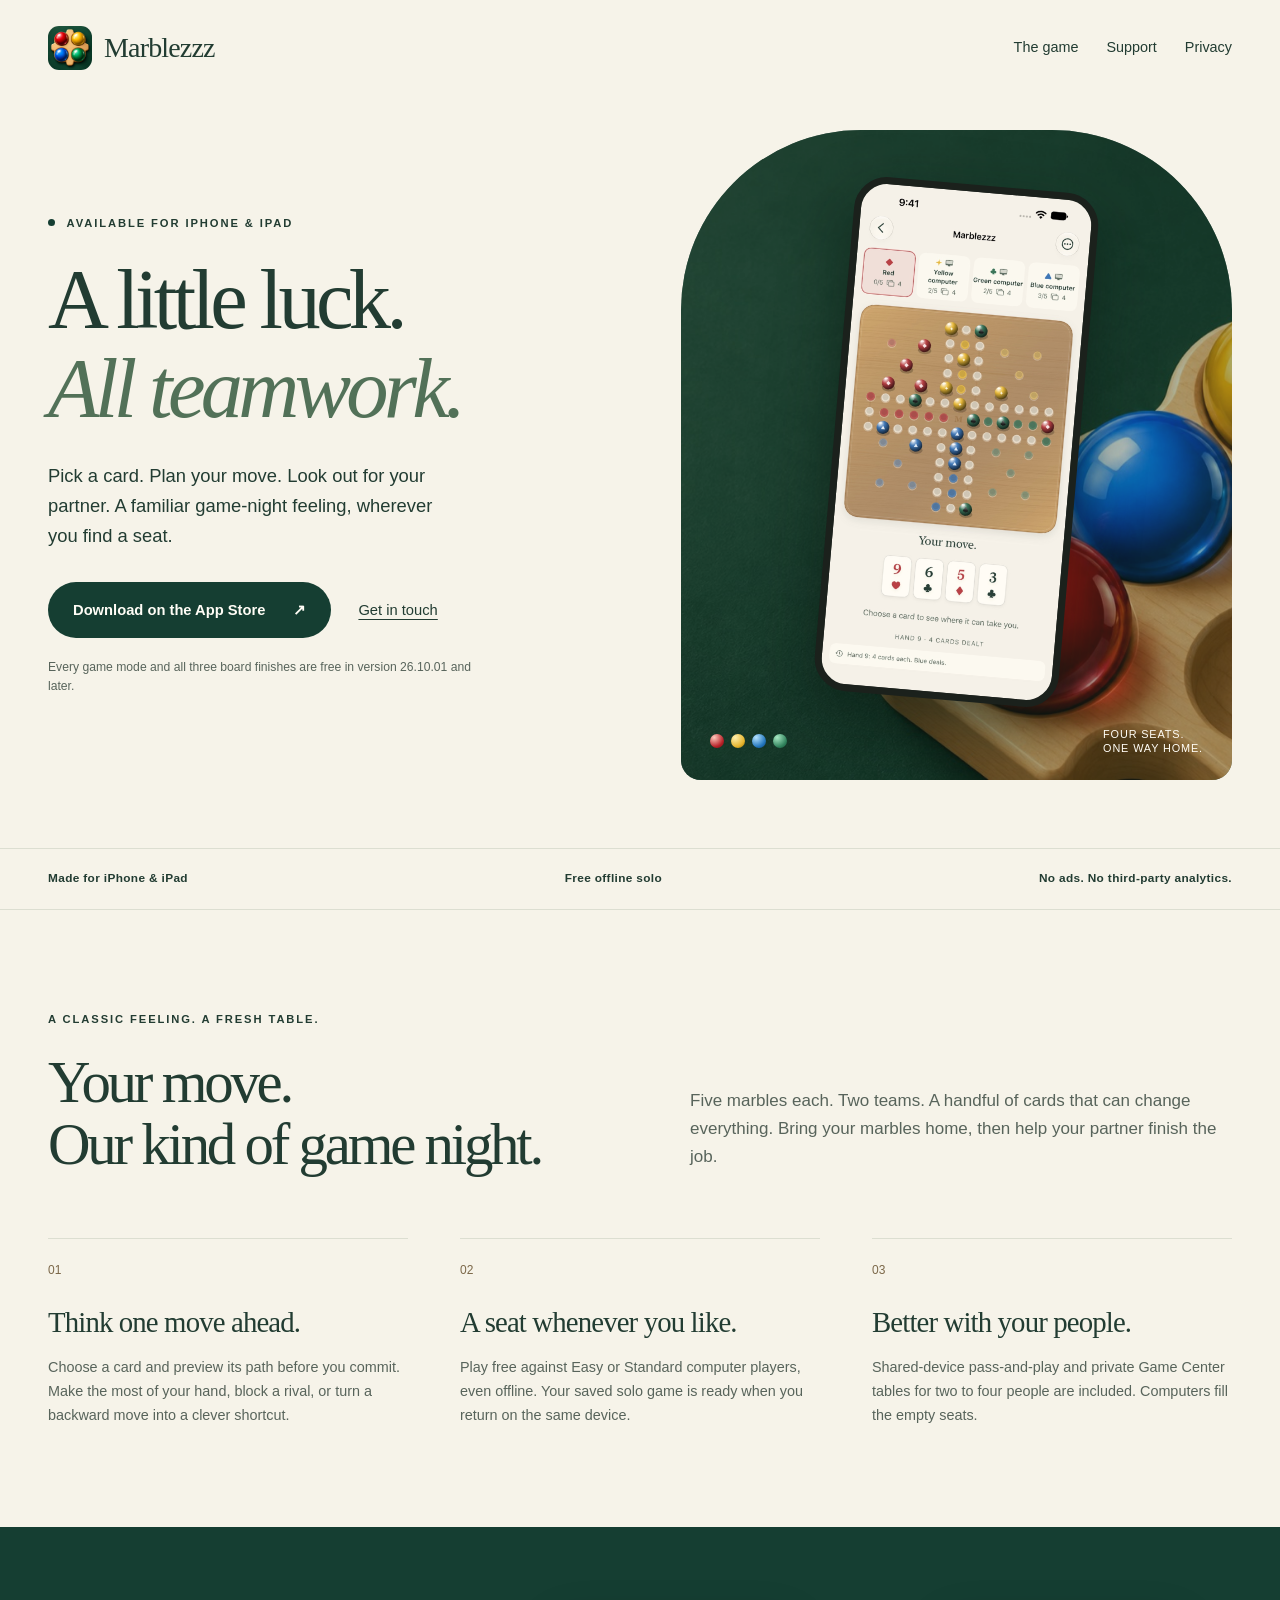
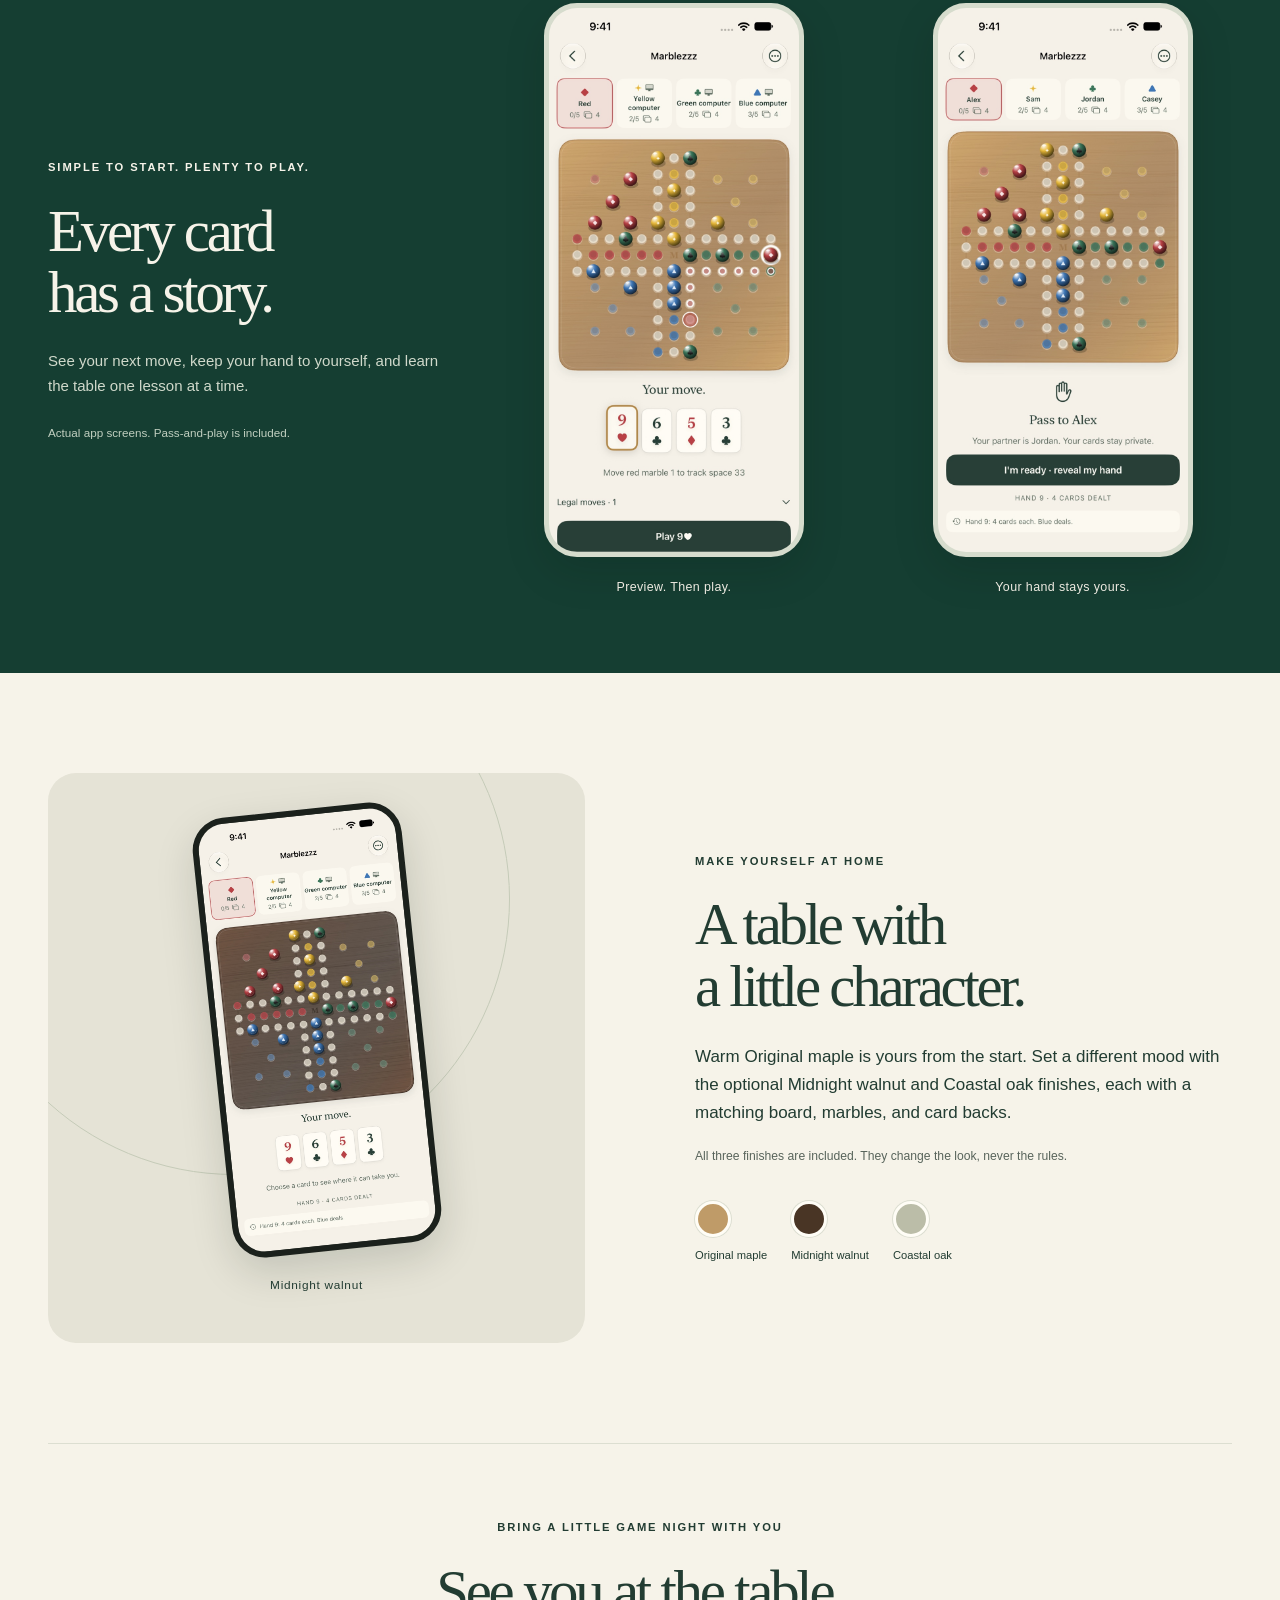
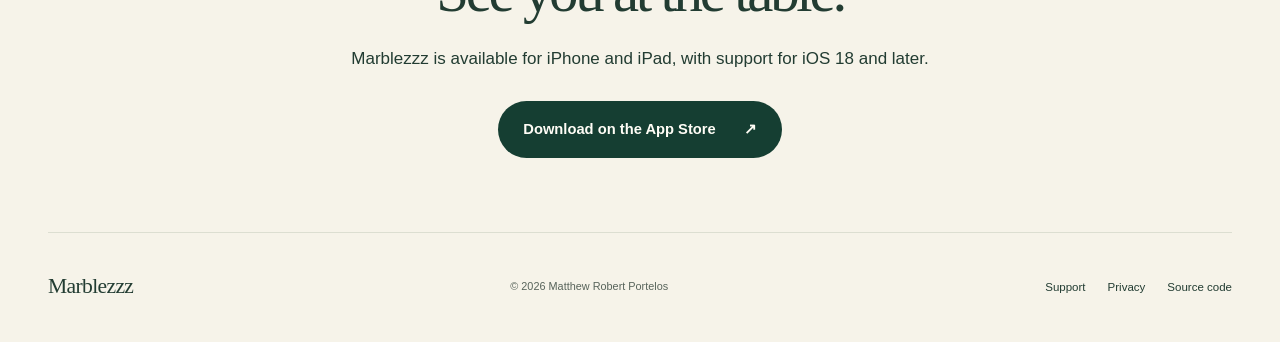
<file: site/index.html>
<!doctype html>
<html lang="en">
<head>
  <meta charset="utf-8"><meta name="viewport" content="width=device-width, initial-scale=1">
  <title>Marblezzz — A little luck. All teamwork.</title>
  <meta name="description" content="A card-powered partnership marble game for iPhone and iPad. Play every mode free, preview your moves, and race home together.">
  <meta name="theme-color" content="#153e32">
  <meta property="og:title" content="Marblezzz — A little luck. All teamwork.">
  <meta property="og:description" content="The card-powered partnership marble game for iPhone and iPad. All modes and finishes are free.">
  <meta property="og:type" content="website"><meta property="og:url" content="https://martyportatoes.github.io/Marblezzz/">
  <meta property="og:image" content="https://martyportatoes.github.io/Marblezzz/assets/social.jpg">
  <link rel="canonical" href="https://martyportatoes.github.io/Marblezzz/">
  <link rel="icon" href="assets/icon.png"><link rel="apple-touch-icon" href="assets/icon.png">
  <link rel="stylesheet" href="styles.css">
</head>
<body>
  <a class="skip" href="#main">Skip to content</a>
  <header class="site-header wrap">
    <a class="brand" href="./" aria-label="Marblezzz home"><img src="assets/icon.png" width="44" height="44" alt=""><span>Marblezzz</span></a>
    <nav aria-label="Main navigation"><a href="#the-game">The game</a><a href="support/">Support</a><a href="privacy/">Privacy</a></nav>
  </header>
  <main id="main">
    <section class="hero wrap">
      <div class="hero-copy">
        <p class="eyebrow"><span class="status-dot" aria-hidden="true"></span> Available for iPhone &amp; iPad</p>
        <h1>A little luck.<br><em>All teamwork.</em></h1>
        <p class="intro">Pick a card. Plan your move. Look out for your partner. A familiar game-night feeling, wherever you find a seat.</p>
        <div class="actions"><a class="button" href="https://apps.apple.com/us/app/marblezzz/id6815504897">Download on the App Store <span aria-hidden="true">↗</span></a><a class="text-link" href="support/">Get in touch</a></div>
        <p class="quiet">Every game mode and all three board finishes are free in version 26.10.01 and later.</p>
      </div>
      <div class="hero-art">
        <img class="key-art" src="assets/key-art.jpg" alt="" width="1672" height="940">
        <div class="phone hero-phone"><img src="assets/gameplay.jpg" alt="Marblezzz game in progress, with a maple board, four marble colors, and a hand of playing cards." width="1320" height="2868" fetchpriority="high"></div>
        <div class="art-note"><span class="marble-dots" aria-hidden="true"><i></i><i></i><i></i><i></i></span><span>Four seats.<br>One way home.</span></div>
      </div>
    </section>
    <div class="promise-strip"><div class="wrap"><span>Made for iPhone &amp; iPad</span><span>Free offline solo</span><span>No ads. No third-party analytics.</span></div></div>
    <section class="section wrap" id="the-game">
      <div class="section-heading"><p class="eyebrow">A classic feeling. A fresh table.</p><h2>Your move.<br>Our kind of game night.</h2><p>Five marbles each. Two teams. A handful of cards that can change everything. Bring your marbles home, then help your partner finish the job.</p></div>
      <div class="features">
        <article><span class="step">01</span><h3>Think one move ahead.</h3><p>Choose a card and preview its path before you commit. Make the most of your hand, block a rival, or turn a backward move into a clever shortcut.</p></article>
        <article><span class="step">02</span><h3>A seat whenever you like.</h3><p>Play free against Easy or Standard computer players, even offline. Your saved solo game is ready when you return on the same device.</p></article>
        <article><span class="step">03</span><h3>Better with your people.</h3><p>Shared-device pass-and-play and private Game Center tables for two to four people are included. Computers fill the empty seats.</p></article>
      </div>
    </section>
    <section class="showcase">
      <div class="wrap showcase-grid">
        <div class="showcase-copy"><p class="eyebrow">Simple to start. Plenty to play.</p><h2>Every card<br>has a story.</h2><p>See your next move, keep your hand to yourself, and learn the table one lesson at a time.</p><p class="quiet light">Actual app screens. Pass-and-play is included.</p></div>
        <figure><div class="phone"><img src="assets/preview.jpg" width="1320" height="2868" loading="lazy" alt="A selected nine of hearts shows a legal path and a Play nine of hearts confirmation button."></div><figcaption>Preview. Then play.</figcaption></figure>
        <figure><div class="phone"><img src="assets/handoff.jpg" width="1320" height="2868" loading="lazy" alt="Private handoff screen asking the next player to reveal their hand."></div><figcaption>Your hand stays yours.</figcaption></figure>
      </div>
    </section>
    <section class="section wrap finish-section">
      <div class="finish-art"><div class="phone"><img src="assets/walnut.jpg" width="1320" height="2868" loading="lazy" alt="The Marblezzz board with the dark Midnight walnut theme and coordinated marbles and cards."></div><span class="finish-label">Midnight walnut</span></div>
      <div><p class="eyebrow">Make yourself at home</p><h2>A table with<br>a little character.</h2><p>Warm Original maple is yours from the start. Set a different mood with the optional Midnight walnut and Coastal oak finishes, each with a matching board, marbles, and card backs.</p><p class="quiet">All three finishes are included. They change the look, never the rules.</p><div class="swatches" aria-label="Available finishes"><span><i class="maple"></i>Original maple</span><span><i class="walnut"></i>Midnight walnut</span><span><i class="coastal"></i>Coastal oak</span></div></div>
    </section>
    <section class="closing wrap"><p class="eyebrow">Bring a little game night with you</p><h2>See you at the table.</h2><p>Marblezzz is available for iPhone and iPad, with support for iOS 18 and later.</p><a class="button" href="https://apps.apple.com/us/app/marblezzz/id6815504897">Download on the App Store <span aria-hidden="true">↗</span></a></section>
  </main>
  <footer class="site-footer wrap"><a class="brand" href="./">Marblezzz</a><p>© 2026 Matthew Robert Portelos</p><nav aria-label="Footer"><a href="support/">Support</a><a href="privacy/">Privacy</a><a href="https://github.com/MartyPortatoes/Marblezzz">Source code</a></nav></footer>
</body>
</html>
</file>
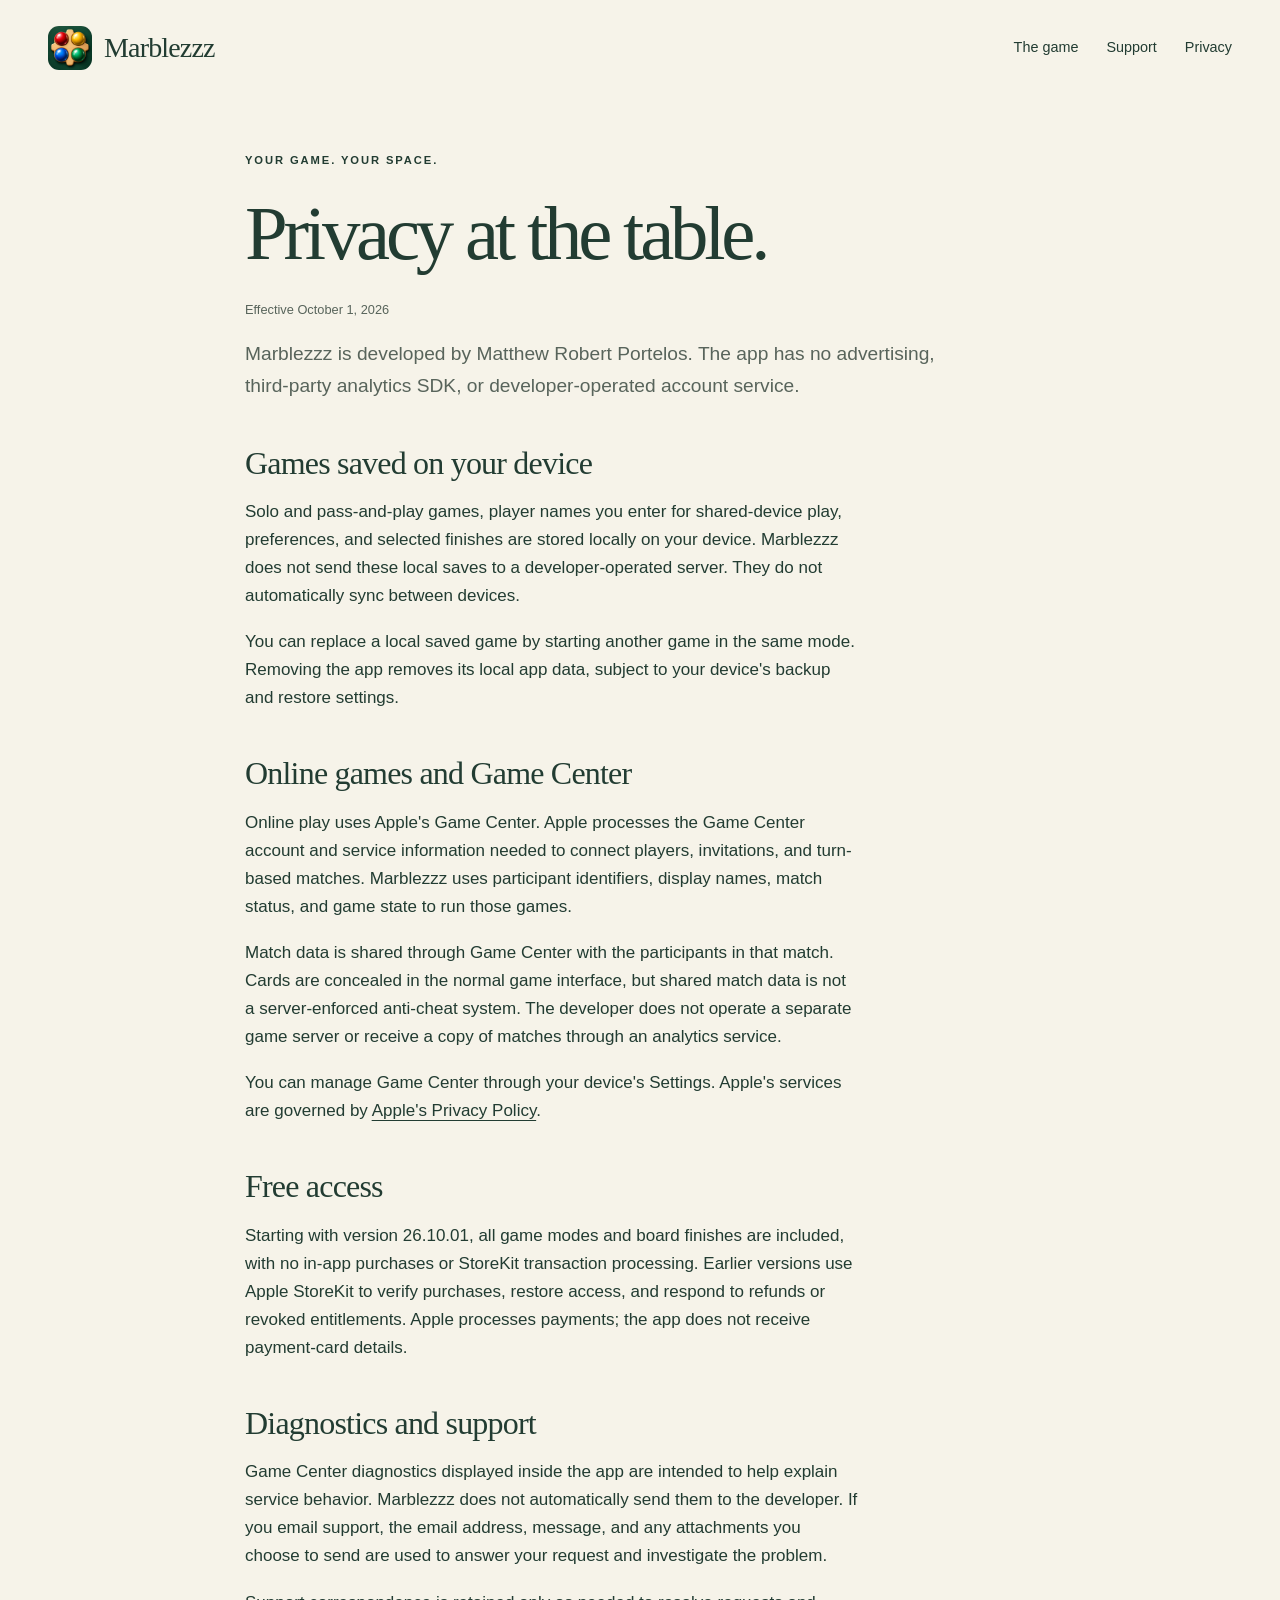
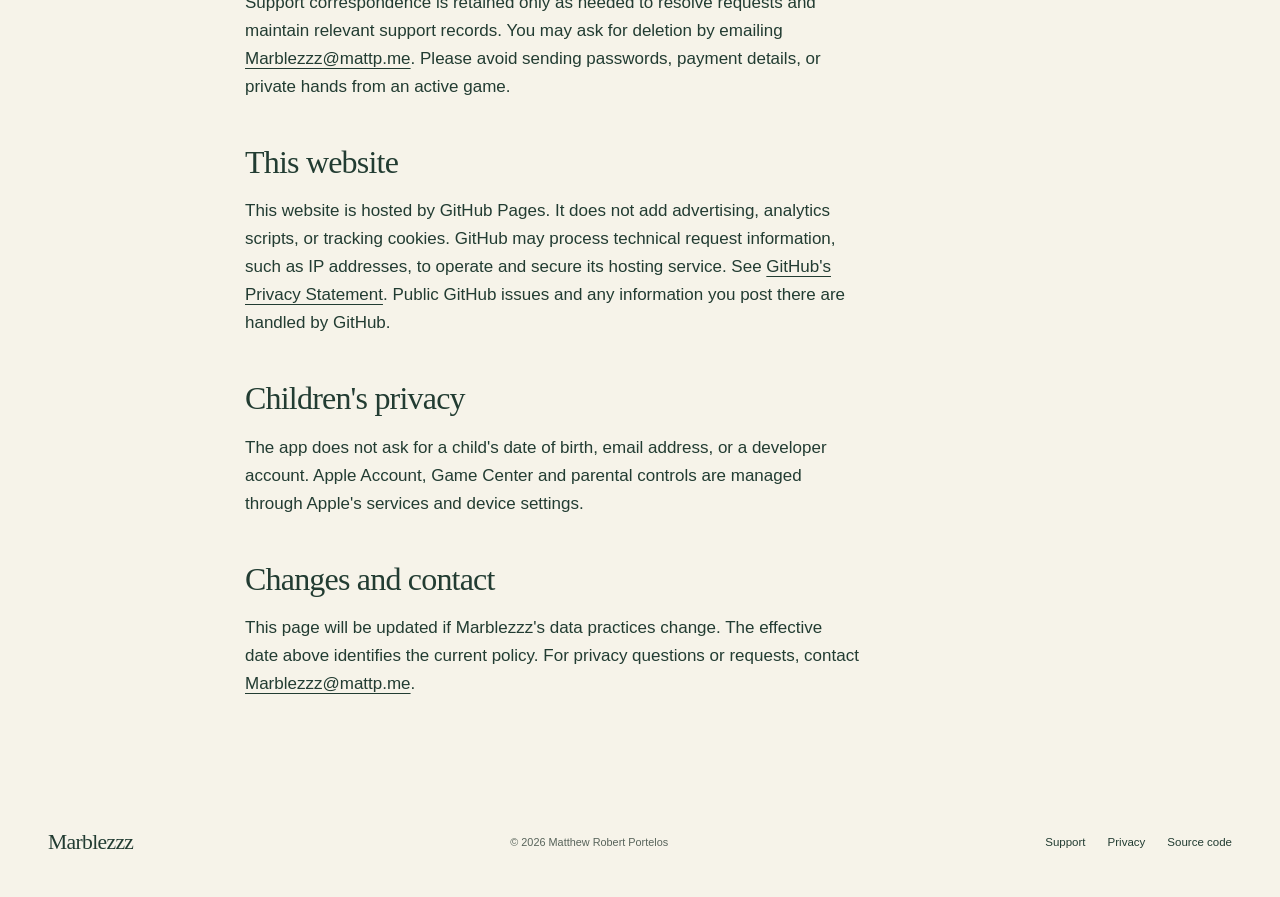
<file: site/privacy/index.html>
<!doctype html><html lang="en"><head><meta charset="utf-8"><meta name="viewport" content="width=device-width, initial-scale=1"><title>Privacy — Marblezzz</title><meta name="description" content="How Marblezzz handles local games, Game Center, and support requests."><meta name="theme-color" content="#153e32"><link rel="canonical" href="https://martyportatoes.github.io/Marblezzz/privacy/"><link rel="icon" href="../assets/icon.png"><link rel="stylesheet" href="../styles.css"></head><body><a class="skip" href="#main">Skip to content</a><header class="site-header wrap"><a class="brand" href="../"><img src="../assets/icon.png" width="44" height="44" alt=""><span>Marblezzz</span></a><nav aria-label="Main navigation"><a href="../#the-game">The game</a><a href="../support/">Support</a><a href="./" aria-current="page">Privacy</a></nav></header><main id="main" class="document wrap"><p class="eyebrow">Your game. Your space.</p><h1>Privacy at the table.</h1><p class="updated">Effective October 1, 2026</p><p class="lead">Marblezzz is developed by Matthew Robert Portelos. The app has no advertising, third-party analytics SDK, or developer-operated account service.</p><h2>Games saved on your device</h2><p>Solo and pass-and-play games, player names you enter for shared-device play, preferences, and selected finishes are stored locally on your device. Marblezzz does not send these local saves to a developer-operated server. They do not automatically sync between devices.</p><p>You can replace a local saved game by starting another game in the same mode. Removing the app removes its local app data, subject to your device's backup and restore settings.</p><h2>Online games and Game Center</h2><p>Online play uses Apple's Game Center. Apple processes the Game Center account and service information needed to connect players, invitations, and turn-based matches. Marblezzz uses participant identifiers, display names, match status, and game state to run those games.</p><p>Match data is shared through Game Center with the participants in that match. Cards are concealed in the normal game interface, but shared match data is not a server-enforced anti-cheat system. The developer does not operate a separate game server or receive a copy of matches through an analytics service.</p><p>You can manage Game Center through your device's Settings. Apple's services are governed by <a href="https://www.apple.com/legal/privacy/">Apple's Privacy Policy</a>.</p><h2>Free access</h2><p>Starting with version 26.10.01, all game modes and board finishes are included, with no in-app purchases or StoreKit transaction processing. Earlier versions use Apple StoreKit to verify purchases, restore access, and respond to refunds or revoked entitlements. Apple processes payments; the app does not receive payment-card details.</p><h2>Diagnostics and support</h2><p>Game Center diagnostics displayed inside the app are intended to help explain service behavior. Marblezzz does not automatically send them to the developer. If you email support, the email address, message, and any attachments you choose to send are used to answer your request and investigate the problem.</p><p>Support correspondence is retained only as needed to resolve requests and maintain relevant support records. You may ask for deletion by emailing <a href="mailto:Marblezzz@mattp.me">Marblezzz@mattp.me</a>. Please avoid sending passwords, payment details, or private hands from an active game.</p><h2>This website</h2><p>This website is hosted by GitHub Pages. It does not add advertising, analytics scripts, or tracking cookies. GitHub may process technical request information, such as IP addresses, to operate and secure its hosting service. See <a href="https://docs.github.com/en/site-policy/privacy-policies/github-general-privacy-statement">GitHub's Privacy Statement</a>. Public GitHub issues and any information you post there are handled by GitHub.</p><h2>Children's privacy</h2><p>The app does not ask for a child's date of birth, email address, or a developer account. Apple Account, Game Center and parental controls are managed through Apple's services and device settings.</p><h2>Changes and contact</h2><p>This page will be updated if Marblezzz's data practices change. The effective date above identifies the current policy. For privacy questions or requests, contact <a href="mailto:Marblezzz@mattp.me">Marblezzz@mattp.me</a>.</p></main><footer class="site-footer wrap"><a class="brand" href="../">Marblezzz</a><p>© 2026 Matthew Robert Portelos</p><nav aria-label="Footer"><a href="../support/">Support</a><a href="./">Privacy</a><a href="https://github.com/MartyPortatoes/Marblezzz">Source code</a></nav></footer></body></html>
</file>
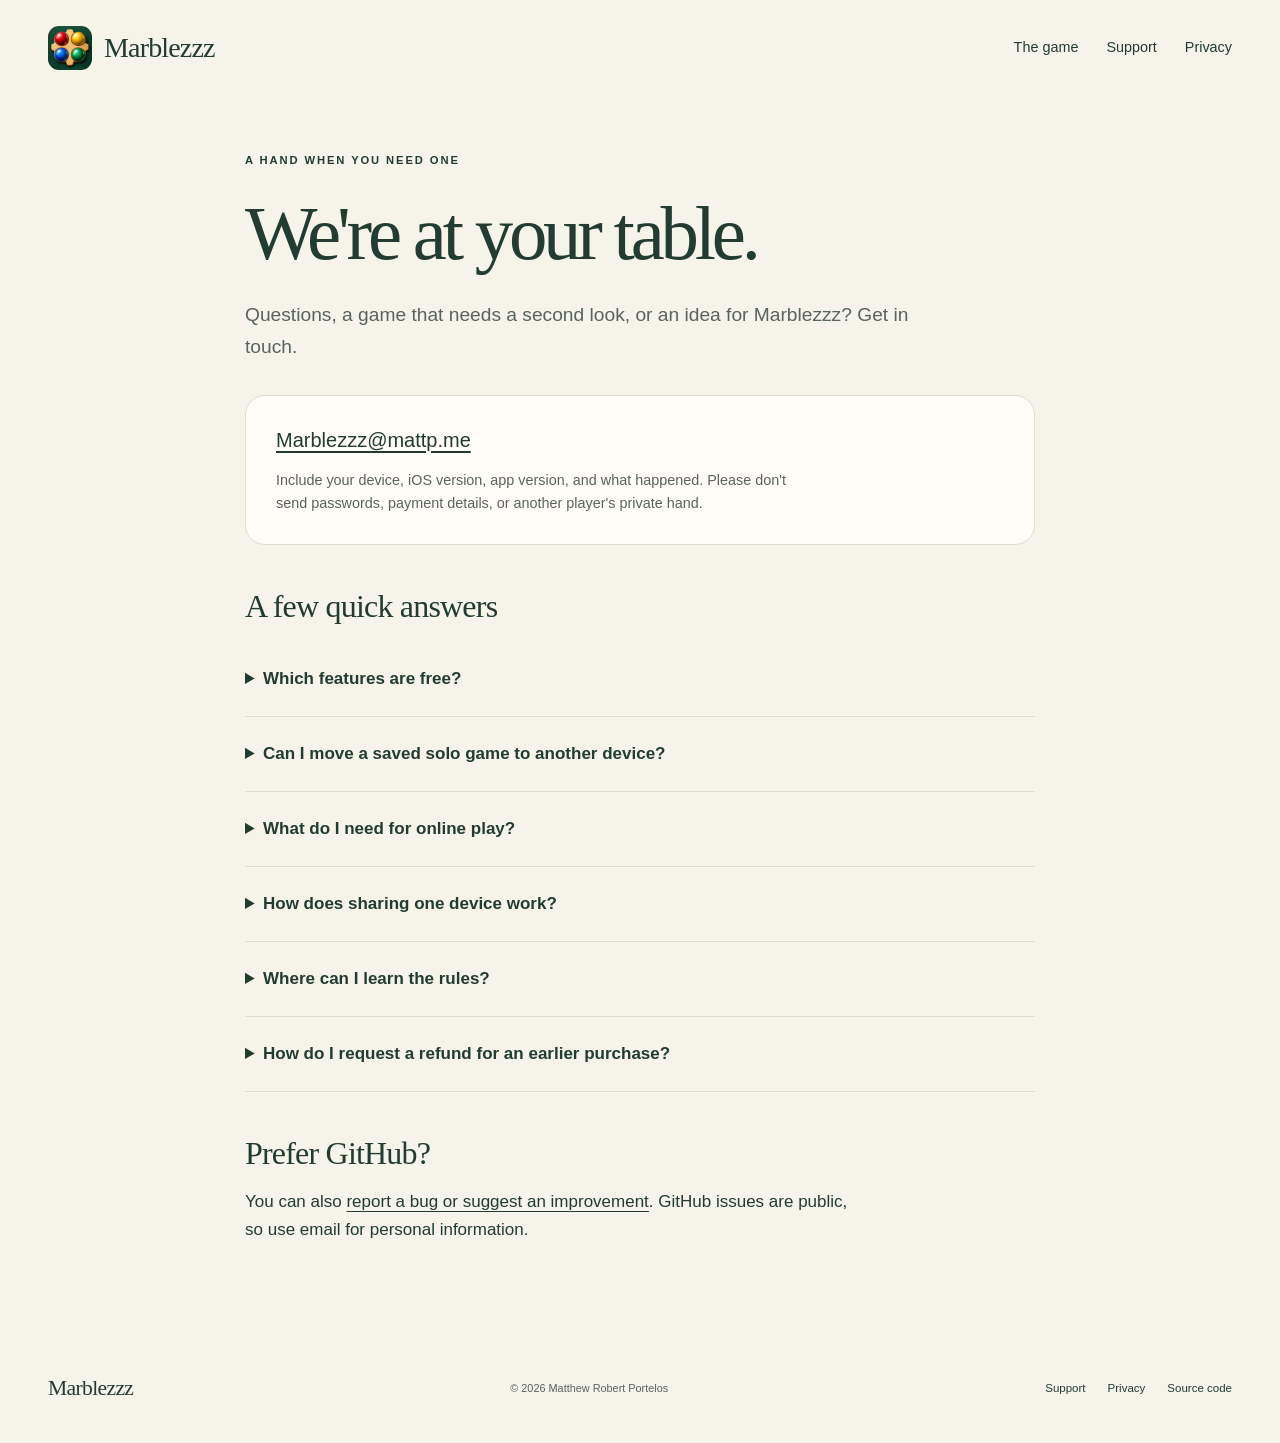
<file: site/support/index.html>
<!doctype html><html lang="en"><head><meta charset="utf-8"><meta name="viewport" content="width=device-width, initial-scale=1"><title>Support — Marblezzz</title><meta name="description" content="Get help with Marblezzz, board finishes, saved games, and Game Center."><meta name="theme-color" content="#153e32"><link rel="canonical" href="https://martyportatoes.github.io/Marblezzz/support/"><link rel="icon" href="../assets/icon.png"><link rel="stylesheet" href="../styles.css"></head><body><a class="skip" href="#main">Skip to content</a><header class="site-header wrap"><a class="brand" href="../"><img src="../assets/icon.png" width="44" height="44" alt=""><span>Marblezzz</span></a><nav aria-label="Main navigation"><a href="../#the-game">The game</a><a href="./" aria-current="page">Support</a><a href="../privacy/">Privacy</a></nav></header><main id="main" class="document wrap"><p class="eyebrow">A hand when you need one</p><h1>We're at your table.</h1><p class="lead">Questions, a game that needs a second look, or an idea for Marblezzz? Get in touch.</p><div class="contact-box"><a href="mailto:Marblezzz@mattp.me">Marblezzz@mattp.me</a><p>Include your device, iOS version, app version, and what happened. Please don't send passwords, payment details, or another player's private hand.</p></div><h2>A few quick answers</h2><details><summary>Which features are free?</summary><p>Version 26.10.01 and later includes solo, pass-and-play, private Game Center games, and all three board finishes for free. Update Marblezzz from the App Store to get free access. Solo and pass-and-play work offline; online games require Game Center and an internet connection.</p></details><details><summary>Can I move a saved solo game to another device?</summary><p>Solo and pass-and-play games are saved on the device where you started them. They do not automatically sync to another device. Deleting the app can remove these local saves. Online tables use Game Center instead.</p></details><details><summary>What do I need for online play?</summary><p>Sign in to Game Center in your device's Settings and connect to the internet. A table has two to four human players in total, with computers filling the remaining seats.</p></details><details><summary>How does sharing one device work?</summary><p>Pass the device when prompted. The next player chooses to reveal their own hand. Keep each player's cards private from everyone else, including their partner.</p></details><details><summary>Where can I learn the rules?</summary><p>Choose Learn the game on the home screen for ten short lessons. The move preview and accessible legal move list can help you decide what to play. If a rule seems wrong, email the situation and the cards involved after the game is over.</p></details><details><summary>How do I request a refund for an earlier purchase?</summary><p>Apple manages App Store payments and refund requests. Visit <a href="https://reportaproblem.apple.com/">Apple's Report a Problem</a> page and sign in with the Apple Account used for the purchase.</p></details><h2>Prefer GitHub?</h2><p>You can also <a href="https://github.com/MartyPortatoes/Marblezzz/issues">report a bug or suggest an improvement</a>. GitHub issues are public, so use email for personal information.</p></main><footer class="site-footer wrap"><a class="brand" href="../">Marblezzz</a><p>© 2026 Matthew Robert Portelos</p><nav aria-label="Footer"><a href="./">Support</a><a href="../privacy/">Privacy</a><a href="https://github.com/MartyPortatoes/Marblezzz">Source code</a></nav></footer></body></html>
</file>
<file: site/styles.css>
@charset "UTF-8";
:root{color-scheme:light;--pine:#153e32;--ink:#223c32;--cream:#f6f3e9;--paper:#fffdf6;--muted:#58645b;--gold:#c69b53;--line:#dcded1;font-family:-apple-system,BlinkMacSystemFont,"Segoe UI",sans-serif;color:var(--ink);background:var(--cream)}
*{box-sizing:border-box}html{scroll-behavior:smooth;scroll-padding-top:2rem}body{margin:0;font-size:17px;line-height:1.65}a{color:inherit;text-underline-offset:4px}img{max-width:100%;height:auto;display:block}button,a{-webkit-tap-highlight-color:transparent}a:focus-visible,summary:focus-visible{outline:3px solid #ac6821;outline-offset:6px}h1,h2,h3,p{margin:0}h1,h2,h3,.brand{font-family:"Iowan Old Style","Palatino Linotype",Palatino,Georgia,serif;font-weight:400}h1,h2{letter-spacing:-.055em;line-height:1.05}h1{font-size:clamp(3.5rem,6.6vw,6.5rem)}h1 em{font-weight:400;font-style:italic;color:#527158}h2{font-size:clamp(2.7rem,4.6vw,4.6rem)}h3{font-size:1.8rem;line-height:1.2;letter-spacing:-.03em}p{max-width:65ch}.wrap{width:min(1240px,calc(100% - 96px));margin-inline:auto}.skip{position:absolute;left:1rem;top:-100px;z-index:10;background:var(--paper);padding:.6rem 1rem}.skip:focus{top:1rem}.site-header{display:flex;align-items:center;justify-content:space-between;padding-block:25px;gap:24px}.brand{display:inline-flex;gap:12px;align-items:center;font-size:1.75rem;letter-spacing:-.03em;text-decoration:none}.brand img{border-radius:11px}.site-header nav,.site-footer nav{display:flex;gap:28px;align-items:center}.site-header nav a,.site-footer nav a{font-size:.9rem;text-decoration:none;padding-block:10px}.site-header nav a:hover,.site-footer nav a:hover{text-decoration:underline}.hero{display:grid;grid-template-columns:1.05fr 1fr;align-items:center;gap:54px;padding-top:34px;padding-bottom:68px}.eyebrow{font-size:.7rem;font-weight:650;text-transform:uppercase;letter-spacing:.17em;margin-bottom:24px}.status-dot{display:inline-block;width:7px;height:7px;background:var(--pine);border-radius:50%;margin-right:7px;vertical-align:1px}.intro{font-size:1.15rem;line-height:1.65;margin-top:27px;max-width:39ch}.actions{display:flex;align-items:center;gap:27px;margin:30px 0 20px;flex-wrap:wrap}.button{display:inline-flex;align-items:center;gap:28px;background:var(--pine);color:var(--paper);text-decoration:none;border-radius:100px;padding:16px 25px;font-size:.92rem;font-weight:600;min-height:50px}.button:hover{background:#285745}.text-link{font-size:.92rem}.quiet{font-size:.76rem;line-height:1.6;color:var(--muted)}.hero-art{position:relative;min-height:650px;background:#173d30;overflow:hidden;border-radius:180px 180px 20px 20px;display:grid;place-items:center;padding:38px 40px 65px}.key-art{position:absolute;width:100%;height:100%;object-fit:cover;opacity:.65}.phone{position:relative;background:#1b211c;border:7px solid #1b211c;border-radius:33px;overflow:hidden;box-shadow:0 15px 40px #06170f26;width:100%;max-width:260px;margin-inline:auto;line-height:0}.phone img{width:100%;height:auto}.hero-phone{width:245px;transform:rotate(5deg);box-shadow:0 25px 60px #06170f88}.art-note{position:absolute;bottom:25px;left:29px;right:29px;display:flex;align-items:center;justify-content:space-between;color:var(--paper);font-size:.68rem;line-height:1.3;letter-spacing:.08em;text-transform:uppercase}.marble-dots{display:flex;gap:7px}.marble-dots i{width:14px;height:14px;border-radius:50%;background:radial-gradient(circle at 30% 25%,#ffcabd,#b82128 65%,#671010)}.marble-dots i:nth-child(2){background:radial-gradient(circle at 30% 25%,#fff0ae,#e5b32d 65%,#896700)}.marble-dots i:nth-child(3){background:radial-gradient(circle at 30% 25%,#b5e3ff,#2376bc 65%,#103f72)}.marble-dots i:nth-child(4){background:radial-gradient(circle at 30% 25%,#a8e8c3,#32845e 65%,#154c32)}.promise-strip{border-block:1px solid var(--line);padding-block:20px}.promise-strip .wrap{display:flex;justify-content:space-between;gap:22px;font-size:.74rem;font-weight:550;letter-spacing:.03em}.section{padding-block:100px}.section-heading{display:grid;grid-template-columns:1fr 1fr;column-gap:100px;align-items:end}.section-heading .eyebrow{grid-column:1/-1}.section-heading>p:last-child{padding-bottom:5px;color:var(--muted)}.features{display:grid;grid-template-columns:repeat(3,1fr);gap:52px;margin-top:62px}.features article{border-top:1px solid var(--line);padding-top:22px}.step{display:block;color:#7b6748;font-size:.75rem;margin-bottom:24px}.features h3{margin-bottom:17px}.features p{font-size:.9rem;color:var(--muted)}.showcase{background:var(--pine);color:var(--cream);padding:76px 0}.showcase-grid{display:grid;grid-template-columns:1.2fr 1fr 1fr;gap:50px;align-items:center}.showcase-copy p:not(.eyebrow){margin-top:25px;color:#d0d9cb;font-size:.94rem}.showcase-copy .quiet.light{font-size:.73rem;color:#c1cfc0}.showcase figure{margin:0}.showcase .phone{border-color:#d6dccd;background:#d6dccd;border-width:5px}.showcase figcaption{text-align:center;font-size:.78rem;margin-top:20px;letter-spacing:.03em}.finish-section{display:grid;grid-template-columns:1fr 1fr;gap:110px;align-items:center}.finish-section h2{margin-bottom:25px}.finish-section .quiet{margin-top:20px}.finish-art{background:#e5e3d6;border-radius:28px;min-height:570px;padding:36px;position:relative;overflow:hidden}.finish-art:before{content:"";position:absolute;width:550px;height:550px;border:1px solid #c5cbb8;border-radius:50%;top:-150px;left:-90px}.finish-art .phone{width:210px;transform:rotate(-6deg);border-width:6px}.finish-label{display:block;position:relative;text-align:center;font-size:.74rem;letter-spacing:.06em;margin-top:25px}.swatches{display:flex;flex-wrap:wrap;gap:24px;margin-top:35px}.swatches span{font-size:.7rem;display:flex;flex-direction:column;gap:9px}.swatches i{width:36px;height:36px;border-radius:50%;background:#bf9b68;border:3px solid var(--paper);box-shadow:0 0 0 1px var(--line)}.swatches .walnut{background:#493525}.swatches .coastal{background:#bbbda8}.closing{text-align:center;border-block:1px solid var(--line);padding-block:74px}.closing p{margin-inline:auto}.closing h2{margin-bottom:23px}.closing .button{margin-top:28px}.site-footer{padding-block:35px;display:flex;gap:25px;justify-content:space-between;align-items:center}.site-footer .brand{font-size:1.35rem}.site-footer p{font-size:.68rem;color:var(--muted)}.site-footer nav{gap:22px}.site-footer nav a{font-size:.72rem}.document{max-width:790px;padding-block:55px 90px}.document h1{font-size:clamp(3rem,6vw,5rem);margin-bottom:25px}.document h2{font-size:2rem;letter-spacing:-.025em;line-height:1.2;margin:42px 0 16px}.document p+ p{margin-top:18px}.document ul{padding-left:24px}.document li{padding-left:5px;margin-bottom:8px}.document .lead{font-size:1.2rem;color:var(--muted);margin-bottom:32px}.contact-box{background:var(--paper);border:1px solid var(--line);border-radius:20px;padding:28px 30px;margin:30px 0}.contact-box a{font-size:1.25rem}.contact-box p{margin-top:12px;font-size:.9rem;color:var(--muted)}details{border-bottom:1px solid var(--line);padding:23px 0}summary{font-weight:600;cursor:pointer;padding-right:15px}details p{margin-top:16px;font-size:.94rem;color:var(--muted)}.updated{font-size:.8rem;color:var(--muted)}
@media(max-width:1050px){.wrap{width:calc(100% - 56px)}.hero{gap:30px}.hero-art{min-height:580px;padding-inline:20px}.hero-phone{width:215px}.showcase-grid{gap:30px}.finish-section{gap:60px}.section-heading{gap:45px}.features{gap:30px}.site-footer{flex-wrap:wrap}.site-footer nav{margin-left:auto}}
@media(max-width:760px){.wrap{width:calc(100% - 40px)}.site-header{padding-block:19px;gap:10px}.brand{font-size:1.4rem;gap:8px}.brand img{width:36px;height:36px;border-radius:9px}.site-header nav{gap:18px}.site-header nav a{font-size:.75rem}.site-header nav a:first-child{display:none}.hero{grid-template-columns:1fr;padding-top:33px;padding-bottom:40px;gap:40px}.hero-copy{max-width:580px}.hero h1{font-size:clamp(3.7rem,12vw,5.4rem)}.intro{font-size:1.03rem;max-width:38ch}.eyebrow{font-size:.62rem;margin-bottom:21px}.hero-art{min-height:580px;max-width:480px;width:100%;margin:auto;border-radius:130px 130px 18px 18px}.hero-phone{width:217px}.promise-strip .wrap{flex-wrap:wrap;justify-content:center;gap:9px 24px;text-align:center;font-size:.64rem}.section{padding-block:65px}.section-heading{grid-template-columns:1fr;gap:0}.section-heading>p:last-child{margin-top:25px}.features{grid-template-columns:1fr;gap:30px;margin-top:36px}.features article{padding-top:20px}.step{margin-bottom:10px}.features h3{font-size:1.65rem}.showcase{padding-block:55px}.showcase-grid{grid-template-columns:1fr 1fr;gap:30px 18px}.showcase-copy{grid-column:1/-1;margin-bottom:12px}.showcase-copy h2 br{display:none}.showcase .phone{border-radius:23px;border-width:4px}.showcase figcaption{font-size:.67rem;margin-top:14px}.finish-section{grid-template-columns:1fr;gap:40px}.finish-art{min-height:520px;padding:32px;grid-row:2}.finish-art .phone{width:193px}.finish-section h2 br{display:none}.closing{padding-block:58px}.closing p:not(.eyebrow){font-size:.92rem}.site-footer{gap:20px;justify-content:center;text-align:center;padding-block:30px}.site-footer .brand{width:100%;justify-content:center}.site-footer nav{margin:0}.site-footer p{order:3;width:100%}.document{padding-block:37px 65px}.document .lead{font-size:1.1rem}.contact-box{padding:23px}.contact-box a{font-size:1.1rem}}
@media(prefers-reduced-motion:reduce){html{scroll-behavior:auto}.hero-phone,.finish-art .phone{transform:none}}
</file>
